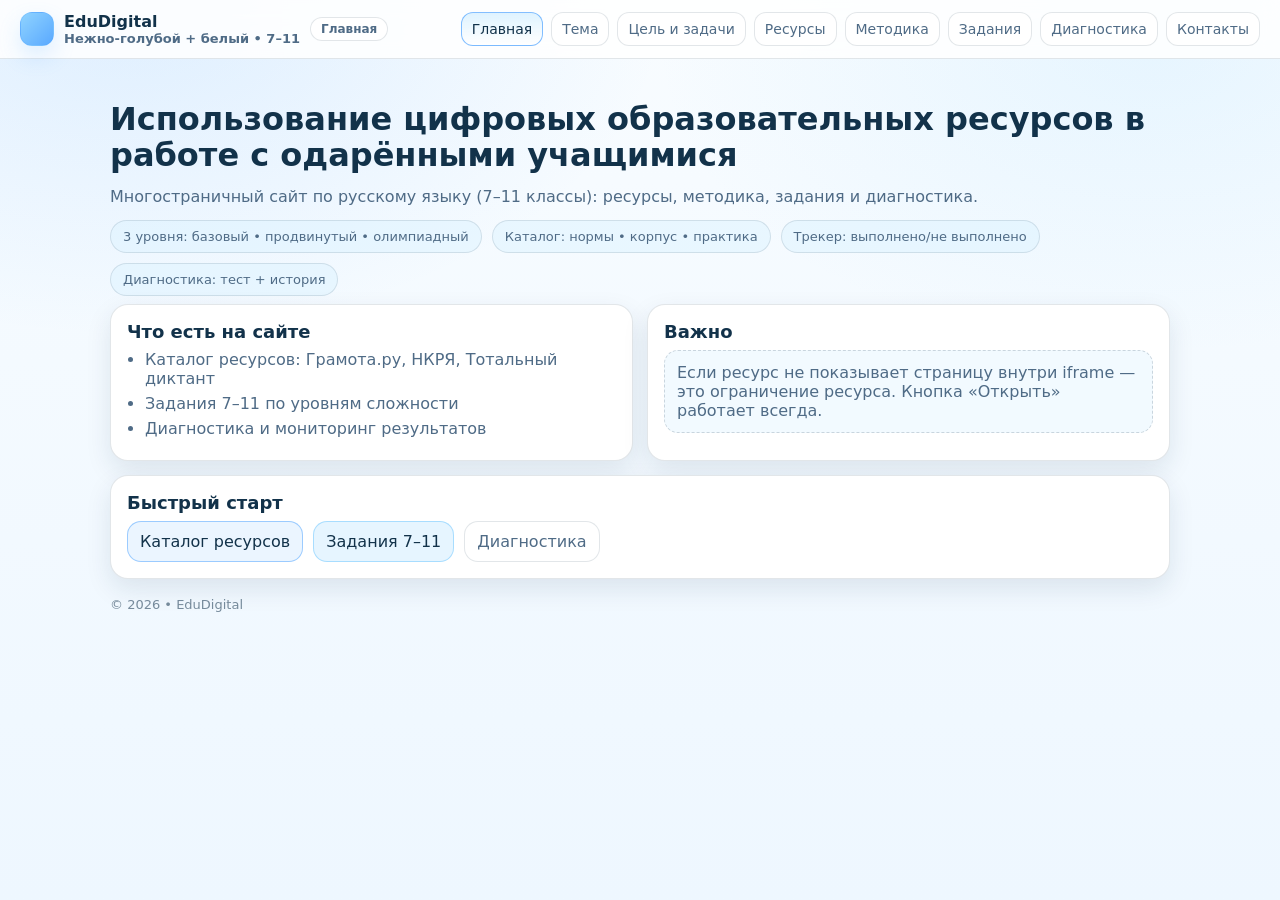
<file: index.html>
<!doctype html>
<html lang="ru">
<head>
  <meta charset="utf-8"/>
  <meta name="viewport" content="width=device-width,initial-scale=1"/>
  <title>Главная | EduDigital</title>
  <link rel="stylesheet" href="assets/styles.css"/>
</head>
<body>
<header class="nav">
  <div class="nav-inner">
    <div class="brand">
      <div class="logo"></div>
      <div>
        <div>EduDigital</div>
        <div class="small">Нежно-голубой + белый • 7–11</div>
      </div>
      <span class="badge">Главная</span>
    </div>
    <nav class="menu">
      <a href="index.html">Главная</a>
      <a href="topic.html">Тема</a>
      <a href="goals.html">Цель и задачи</a>
      <a href="resources.html">Ресурсы</a>
      <a href="method.html">Методика</a>
      <a href="tasks.html">Задания</a>
      <a href="diagnostics.html">Диагностика</a>
      <a href="contacts.html">Контакты</a>
    </nav>
  </div>
</header>

<main class="container">
  <section class="hero">
    <h1>Использование цифровых образовательных ресурсов в работе с одарёнными учащимися</h1>
    <p>Многостраничный сайт по русскому языку (7–11 классы): ресурсы, методика, задания и диагностика.</p>
    <div class="kpi">
      <span class="pill">3 уровня: базовый • продвинутый • олимпиадный</span>
      <span class="pill">Каталог: нормы • корпус • практика</span>
      <span class="pill">Трекер: выполнено/не выполнено</span>
      <span class="pill">Диагностика: тест + история</span>
    </div>
  </section>

  <section class="grid">
    <div class="card span6">
      <h2>Что есть на сайте</h2>
      <ul class="list">
        <li>Каталог ресурсов: Грамота.ру, НКРЯ, Тотальный диктант</li>
        <li>Задания 7–11 по уровням сложности</li>
        <li>Диагностика и мониторинг результатов</li>
      </ul>
    </div>

    <div class="card span6">
      <h2>Важно</h2>
      <div class="notice">
        Если ресурс не показывает страницу внутри iframe — это ограничение ресурса. Кнопка «Открыть» работает всегда.
      </div>
    </div>

    <div class="card">
      <h2>Быстрый старт</h2>
      <div class="row">
        <a class="btn" href="resources.html">Каталог ресурсов</a>
        <a class="btn secondary" href="tasks.html">Задания 7–11</a>
        <a class="btn ghost" href="diagnostics.html">Диагностика</a>
      </div>
    </div>
  </section>

  <div class="footer">© 2026 • EduDigital</div>
</main>
<script src="assets/app.js"></script>
</body>
</html>
</file>
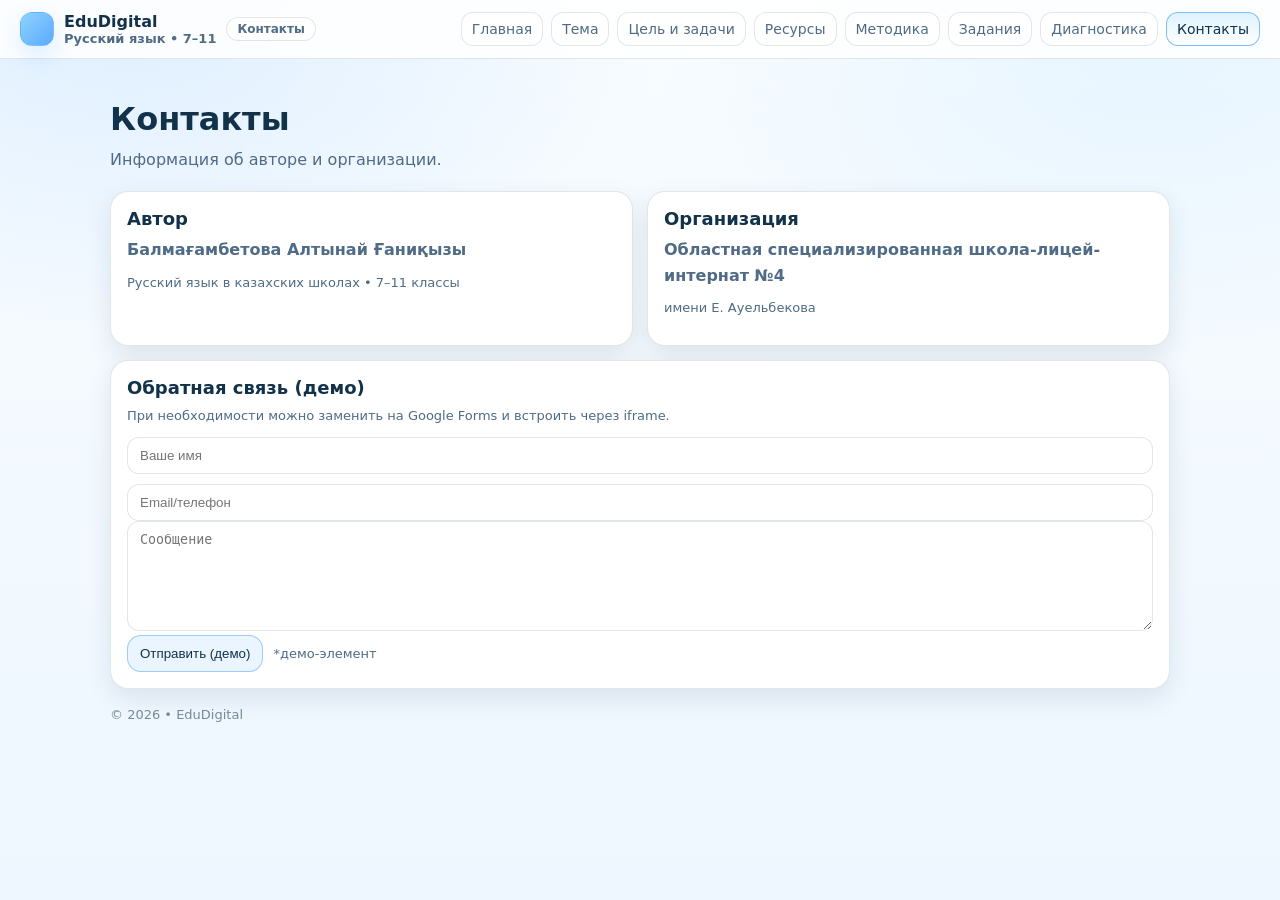
<file: contacts.html>
<!doctype html>
<html lang="ru">
<head>
  <meta charset="utf-8"/><meta name="viewport" content="width=device-width,initial-scale=1"/>
  <title>Контакты | EduDigital</title>
  <link rel="stylesheet" href="assets/styles.css"/>
</head>
<body>
<header class="nav"><div class="nav-inner">
  <div class="brand"><div class="logo"></div><div><div>EduDigital</div><div class="small">Русский язык • 7–11</div></div><span class="badge">Контакты</span></div>
  <nav class="menu">
    <a href="index.html">Главная</a><a href="topic.html">Тема</a><a href="goals.html">Цель и задачи</a><a href="resources.html">Ресурсы</a><a href="method.html">Методика</a><a href="tasks.html">Задания</a><a href="diagnostics.html">Диагностика</a><a href="contacts.html">Контакты</a>
  </nav>
</div></header>

<main class="container">
  <section class="hero">
    <h1>Контакты</h1>
    <p>Информация об авторе и организации.</p>
  </section>

  <section class="grid">
    <div class="card span6">
      <h2>Автор</h2>
      <p><b>Балмағамбетова Алтынай Ғаниқызы</b></p>
      <p class="small">Русский язык в казахских школах • 7–11 классы</p>
    </div>

    <div class="card span6">
      <h2>Организация</h2>
      <p><b>Областная специализированная школа-лицей-интернат №4</b></p>
      <p class="small">имени Е. Ауельбекова</p>
    </div>

    <div class="card">
      <h2>Обратная связь (демо)</h2>
      <p class="small">При необходимости можно заменить на Google Forms и встроить через iframe.</p>
      <div class="row">
        <input class="input" placeholder="Ваше имя">
        <input class="input" placeholder="Email/телефон">
      </div>
      <textarea class="input" placeholder="Сообщение"></textarea>
      <div class="row">
        <button class="btn">Отправить (демо)</button>
        <span class="small">*демо-элемент</span>
      </div>
    </div>
  </section>

  <div class="footer">© 2026 • EduDigital</div>
</main>
<script src="assets/app.js"></script>
</body>
</html>
</file>
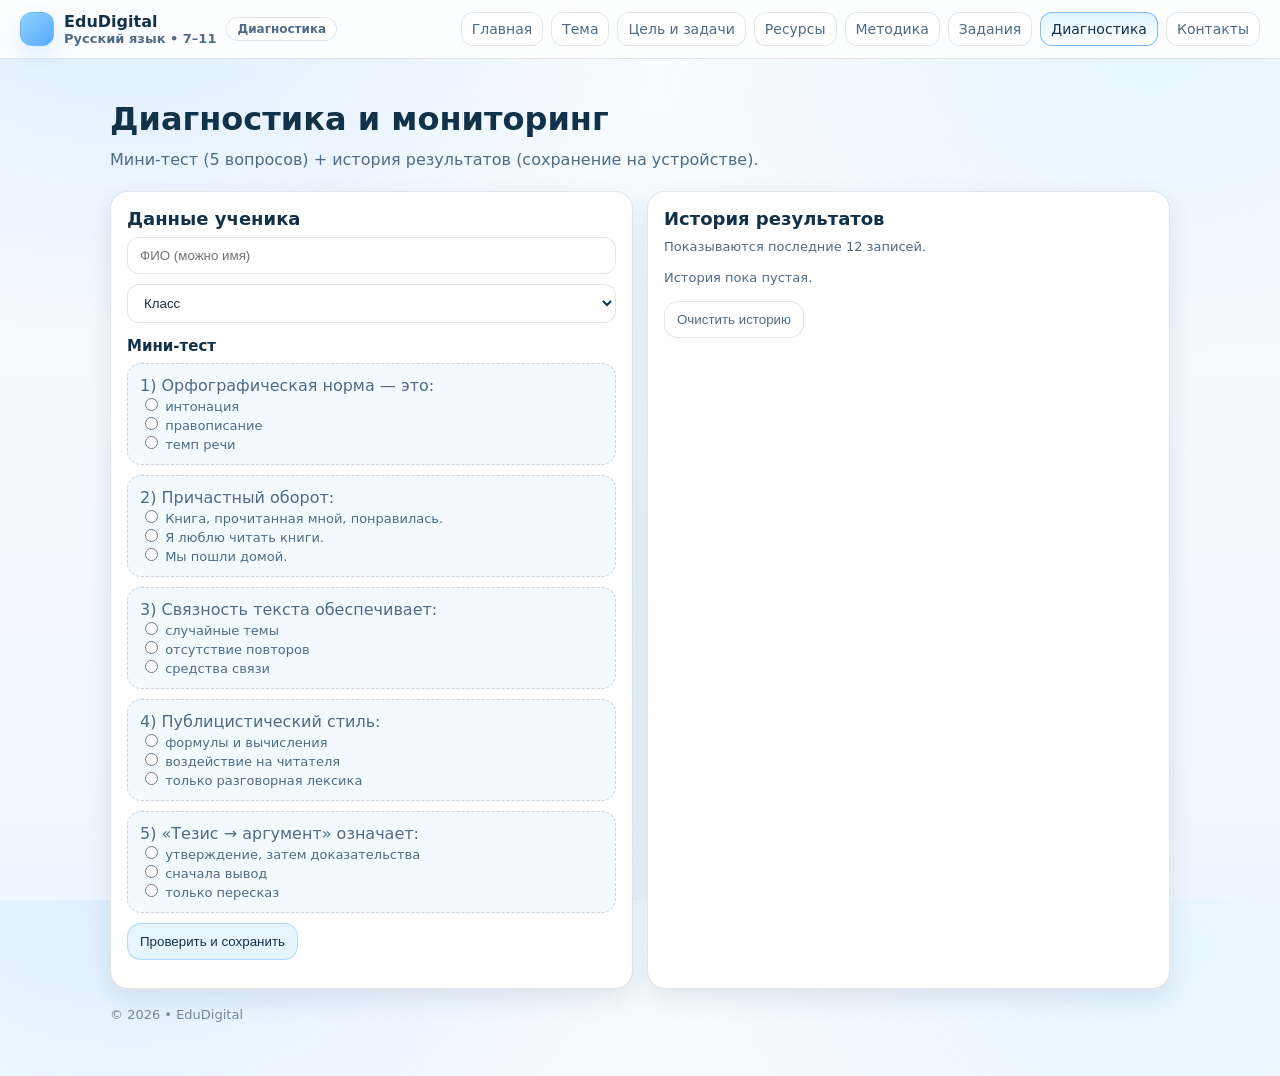
<file: diagnostics.html>
<!doctype html>
<html lang="ru">
<head>
  <meta charset="utf-8"/><meta name="viewport" content="width=device-width,initial-scale=1"/>
  <title>Диагностика | EduDigital</title>
  <link rel="stylesheet" href="assets/styles.css"/>
</head>
<body>
<header class="nav"><div class="nav-inner">
  <div class="brand"><div class="logo"></div><div><div>EduDigital</div><div class="small">Русский язык • 7–11</div></div><span class="badge">Диагностика</span></div>
  <nav class="menu">
    <a href="index.html">Главная</a><a href="topic.html">Тема</a><a href="goals.html">Цель и задачи</a><a href="resources.html">Ресурсы</a><a href="method.html">Методика</a><a href="tasks.html">Задания</a><a href="diagnostics.html">Диагностика</a><a href="contacts.html">Контакты</a>
  </nav>
</div></header>

<main class="container">
  <section class="hero">
    <h1>Диагностика и мониторинг</h1>
    <p>Мини-тест (5 вопросов) + история результатов (сохранение на устройстве).</p>
  </section>

  <section class="grid">
    <div class="card span6">
      <h2>Данные ученика</h2>
      <div class="row">
        <input id="studentName" class="input" placeholder="ФИО (можно имя)"/>
        <select id="studentGrade">
          <option value="">Класс</option>
          <option>7</option><option>8</option><option>9</option><option>10</option><option>11</option>
        </select>
      </div>

      <h3>Мини-тест</h3>
      <form id="quizForm">
        <div class="notice">
          1) Орфографическая норма — это:
          <div class="small">
            <label><input type="radio" name="q1" value="a" required> интонация</label><br>
            <label><input type="radio" name="q1" value="b"> правописание</label><br>
            <label><input type="radio" name="q1" value="c"> темп речи</label>
          </div>
        </div>

        <div class="notice" style="margin-top:10px">
          2) Причастный оборот:
          <div class="small">
            <label><input type="radio" name="q2" value="a" required> Книга, прочитанная мной, понравилась.</label><br>
            <label><input type="radio" name="q2" value="b"> Я люблю читать книги.</label><br>
            <label><input type="radio" name="q2" value="c"> Мы пошли домой.</label>
          </div>
        </div>

        <div class="notice" style="margin-top:10px">
          3) Связность текста обеспечивает:
          <div class="small">
            <label><input type="radio" name="q3" value="a" required> случайные темы</label><br>
            <label><input type="radio" name="q3" value="b"> отсутствие повторов</label><br>
            <label><input type="radio" name="q3" value="c"> средства связи</label>
          </div>
        </div>

        <div class="notice" style="margin-top:10px">
          4) Публицистический стиль:
          <div class="small">
            <label><input type="radio" name="q4" value="a" required> формулы и вычисления</label><br>
            <label><input type="radio" name="q4" value="b"> воздействие на читателя</label><br>
            <label><input type="radio" name="q4" value="c"> только разговорная лексика</label>
          </div>
        </div>

        <div class="notice" style="margin-top:10px">
          5) «Тезис → аргумент» означает:
          <div class="small">
            <label><input type="radio" name="q5" value="a" required> утверждение, затем доказательства</label><br>
            <label><input type="radio" name="q5" value="b"> сначала вывод</label><br>
            <label><input type="radio" name="q5" value="c"> только пересказ</label>
          </div>
        </div>

        <div class="row" style="margin-top:10px">
          <button class="btn secondary" type="submit">Проверить и сохранить</button>
        </div>
      </form>

      <div id="quizResult" style="margin-top:12px"></div>
    </div>

    <div class="card span6">
      <h2>История результатов</h2>
      <p class="small">Показываются последние 12 записей.</p>
      <div id="quizHistory"></div>
      <div class="row" style="margin-top:12px">
        <button id="clearHistory" class="btn ghost">Очистить историю</button>
      </div>
    </div>
  </section>

  <div class="footer">© 2026 • EduDigital</div>
</main>
<script src="assets/app.js"></script>
</body>
</html>
</file>
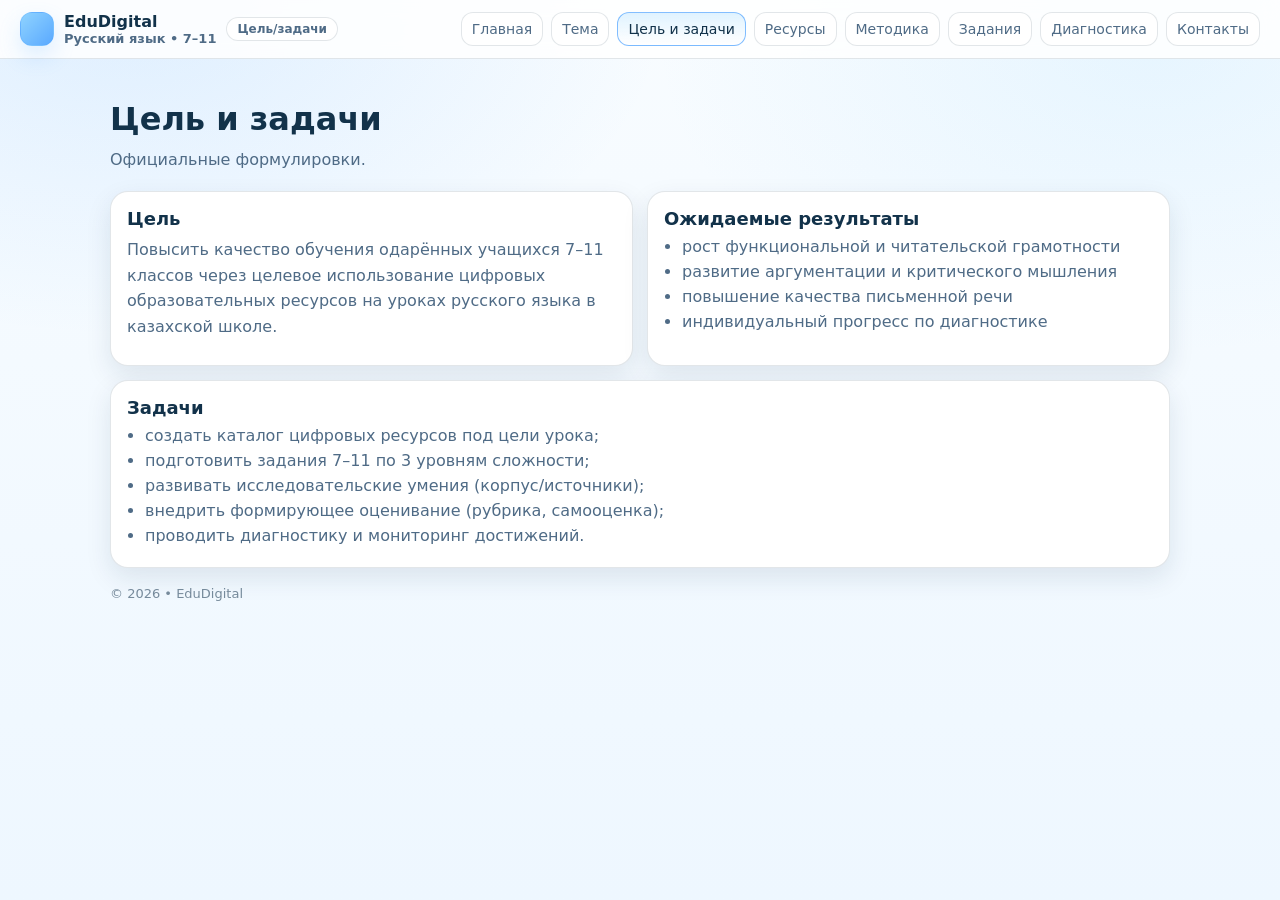
<file: goals.html>
<!doctype html>
<html lang="ru">
<head>
  <meta charset="utf-8"/><meta name="viewport" content="width=device-width,initial-scale=1"/>
  <title>Цель и задачи | EduDigital</title>
  <link rel="stylesheet" href="assets/styles.css"/>
</head>
<body>
<header class="nav"><div class="nav-inner">
  <div class="brand"><div class="logo"></div><div><div>EduDigital</div><div class="small">Русский язык • 7–11</div></div><span class="badge">Цель/задачи</span></div>
  <nav class="menu">
    <a href="index.html">Главная</a><a href="topic.html">Тема</a><a href="goals.html">Цель и задачи</a><a href="resources.html">Ресурсы</a><a href="method.html">Методика</a><a href="tasks.html">Задания</a><a href="diagnostics.html">Диагностика</a><a href="contacts.html">Контакты</a>
  </nav>
</div></header>

<main class="container">
  <section class="hero">
    <h1>Цель и задачи</h1>
    <p>Официальные формулировки.</p>
  </section>

  <section class="grid">
    <div class="card span6">
      <h2>Цель</h2>
      <p>Повысить качество обучения одарённых учащихся 7–11 классов через целевое использование цифровых образовательных ресурсов на уроках русского языка в казахской школе.</p>
    </div>

    <div class="card span6">
      <h2>Ожидаемые результаты</h2>
      <ul class="list">
        <li>рост функциональной и читательской грамотности</li>
        <li>развитие аргументации и критического мышления</li>
        <li>повышение качества письменной речи</li>
        <li>индивидуальный прогресс по диагностике</li>
      </ul>
    </div>

    <div class="card">
      <h2>Задачи</h2>
      <ul class="list">
        <li>создать каталог цифровых ресурсов под цели урока;</li>
        <li>подготовить задания 7–11 по 3 уровням сложности;</li>
        <li>развивать исследовательские умения (корпус/источники);</li>
        <li>внедрить формирующее оценивание (рубрика, самооценка);</li>
        <li>проводить диагностику и мониторинг достижений.</li>
      </ul>
    </div>
  </section>

  <div class="footer">© 2026 • EduDigital</div>
</main>
<script src="assets/app.js"></script>
</body>
</html>
</file>
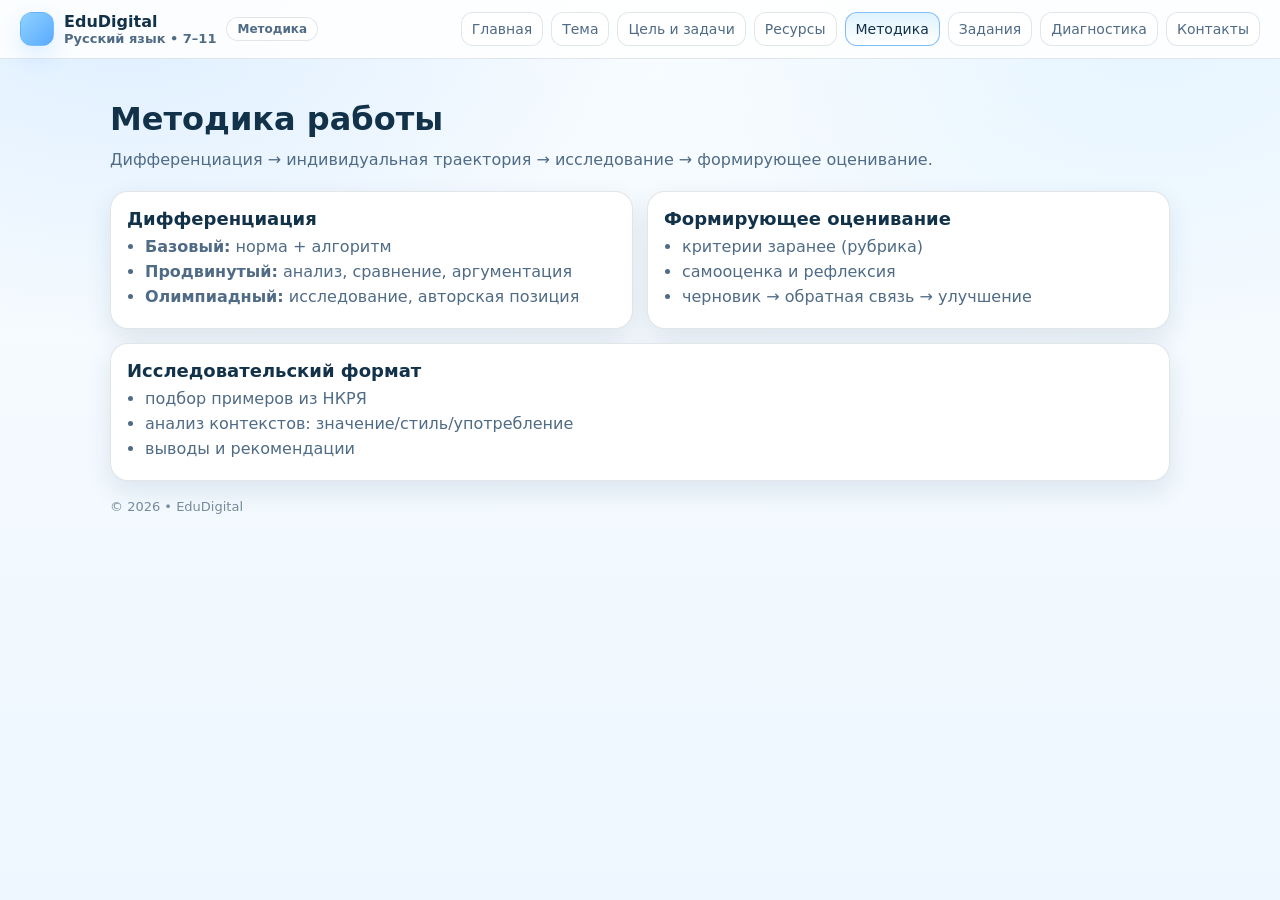
<file: method.html>
<!doctype html>
<html lang="ru">
<head>
  <meta charset="utf-8"/><meta name="viewport" content="width=device-width,initial-scale=1"/>
  <title>Методика | EduDigital</title>
  <link rel="stylesheet" href="assets/styles.css"/>
</head>
<body>
<header class="nav"><div class="nav-inner">
  <div class="brand"><div class="logo"></div><div><div>EduDigital</div><div class="small">Русский язык • 7–11</div></div><span class="badge">Методика</span></div>
  <nav class="menu">
    <a href="index.html">Главная</a><a href="topic.html">Тема</a><a href="goals.html">Цель и задачи</a><a href="resources.html">Ресурсы</a><a href="method.html">Методика</a><a href="tasks.html">Задания</a><a href="diagnostics.html">Диагностика</a><a href="contacts.html">Контакты</a>
  </nav>
</div></header>

<main class="container">
  <section class="hero">
    <h1>Методика работы</h1>
    <p>Дифференциация → индивидуальная траектория → исследование → формирующее оценивание.</p>
  </section>

  <section class="grid">
    <div class="card span6">
      <h2>Дифференциация</h2>
      <ul class="list">
        <li><b>Базовый:</b> норма + алгоритм</li>
        <li><b>Продвинутый:</b> анализ, сравнение, аргументация</li>
        <li><b>Олимпиадный:</b> исследование, авторская позиция</li>
      </ul>
    </div>

    <div class="card span6">
      <h2>Формирующее оценивание</h2>
      <ul class="list">
        <li>критерии заранее (рубрика)</li>
        <li>самооценка и рефлексия</li>
        <li>черновик → обратная связь → улучшение</li>
      </ul>
    </div>

    <div class="card">
      <h2>Исследовательский формат</h2>
      <ul class="list">
        <li>подбор примеров из НКРЯ</li>
        <li>анализ контекстов: значение/стиль/употребление</li>
        <li>выводы и рекомендации</li>
      </ul>
    </div>
  </section>

  <div class="footer">© 2026 • EduDigital</div>
</main>
<script src="assets/app.js"></script>
</body>
</html>
</file>
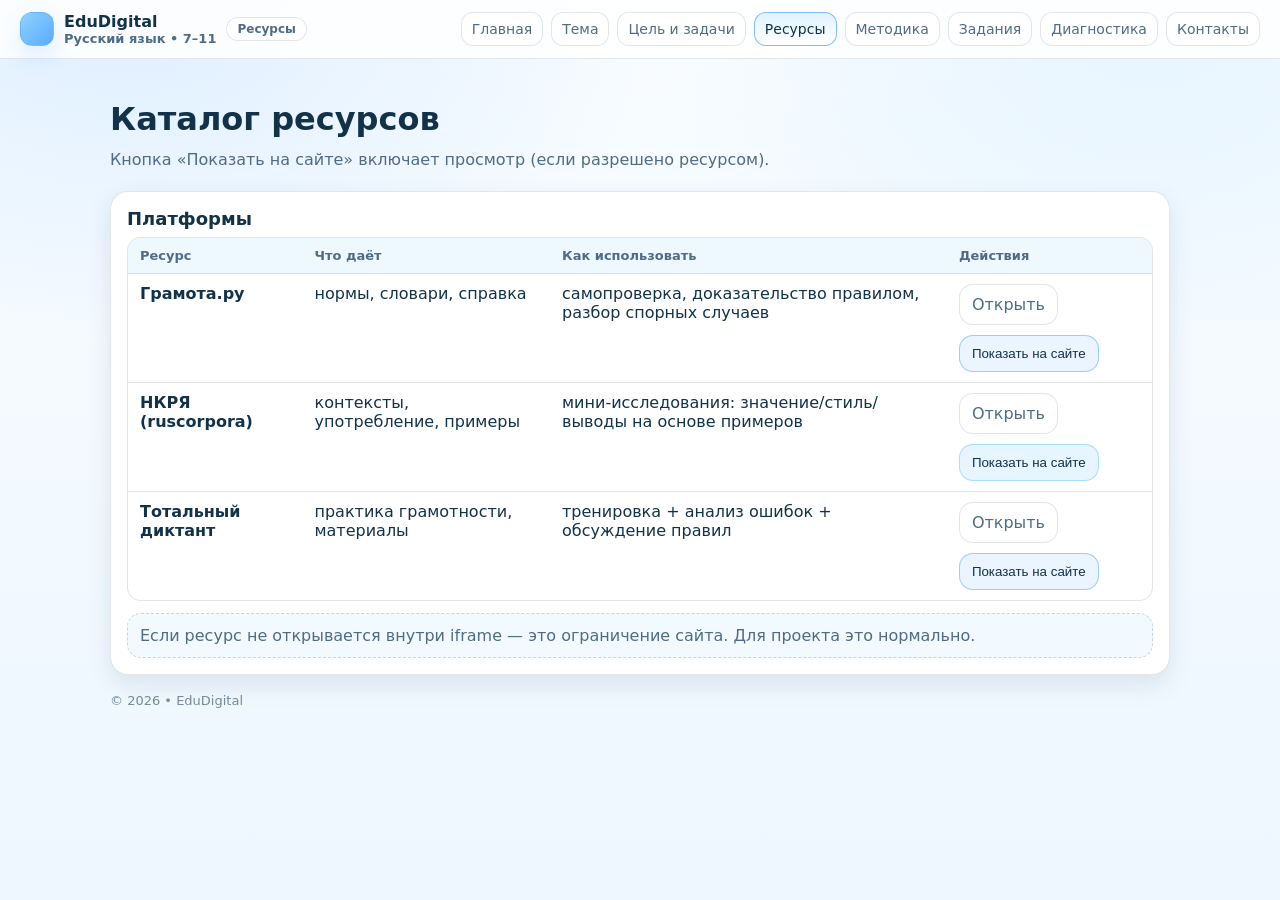
<file: resources.html>
<!doctype html>
<html lang="ru">
<head>
  <meta charset="utf-8"/><meta name="viewport" content="width=device-width,initial-scale=1"/>
  <title>Ресурсы | EduDigital</title>
  <link rel="stylesheet" href="assets/styles.css"/>
</head>
<body>
<header class="nav"><div class="nav-inner">
  <div class="brand"><div class="logo"></div><div><div>EduDigital</div><div class="small">Русский язык • 7–11</div></div><span class="badge">Ресурсы</span></div>
  <nav class="menu">
    <a href="index.html">Главная</a><a href="topic.html">Тема</a><a href="goals.html">Цель и задачи</a><a href="resources.html">Ресурсы</a><a href="method.html">Методика</a><a href="tasks.html">Задания</a><a href="diagnostics.html">Диагностика</a><a href="contacts.html">Контакты</a>
  </nav>
</div></header>

<main class="container">
  <section class="hero">
    <h1>Каталог ресурсов</h1>
    <p>Кнопка «Показать на сайте» включает просмотр (если разрешено ресурсом).</p>
  </section>

  <section class="grid">
    <div class="card">
      <h2>Платформы</h2>

      <table class="table">
        <thead>
          <tr><th>Ресурс</th><th>Что даёт</th><th>Как использовать</th><th>Действия</th></tr>
        </thead>
        <tbody>
          <tr>
            <td><b>Грамота.ру</b></td>
            <td>нормы, словари, справка</td>
            <td>самопроверка, доказательство правилом, разбор спорных случаев</td>
            <td class="row">
              <a class="btn ghost" target="_blank" href="https://gramota.ru/">Открыть</a>
              <button class="btn" data-toggle-embed="e-gramota">Показать на сайте</button>
            </td>
          </tr>
          <tr>
            <td><b>НКРЯ (ruscorpora)</b></td>
            <td>контексты, употребление, примеры</td>
            <td>мини-исследования: значение/стиль/выводы на основе примеров</td>
            <td class="row">
              <a class="btn ghost" target="_blank" href="https://ruscorpora.ru/">Открыть</a>
              <button class="btn secondary" data-toggle-embed="e-ruscorpora">Показать на сайте</button>
            </td>
          </tr>
          <tr>
            <td><b>Тотальный диктант</b></td>
            <td>практика грамотности, материалы</td>
            <td>тренировка + анализ ошибок + обсуждение правил</td>
            <td class="row">
              <a class="btn ghost" target="_blank" href="https://totaldict.ru/">Открыть</a>
              <button class="btn" data-toggle-embed="e-totaldict">Показать на сайте</button>
            </td>
          </tr>
        </tbody>
      </table>

      <div class="notice" style="margin-top:12px">
        Если ресурс не открывается внутри iframe — это ограничение сайта. Для проекта это нормально.
      </div>

      <div class="embedWrap" id="e-gramota"><iframe class="embed" src="https://gramota.ru/" loading="lazy"></iframe></div>
      <div class="embedWrap" id="e-ruscorpora"><iframe class="embed" src="https://ruscorpora.ru/" loading="lazy"></iframe></div>
      <div class="embedWrap" id="e-totaldict"><iframe class="embed" src="https://totaldict.ru/" loading="lazy"></iframe></div>
    </div>
  </section>

  <div class="footer">© 2026 • EduDigital</div>
</main>
<script src="assets/app.js"></script>
</body>
</html>
</file>
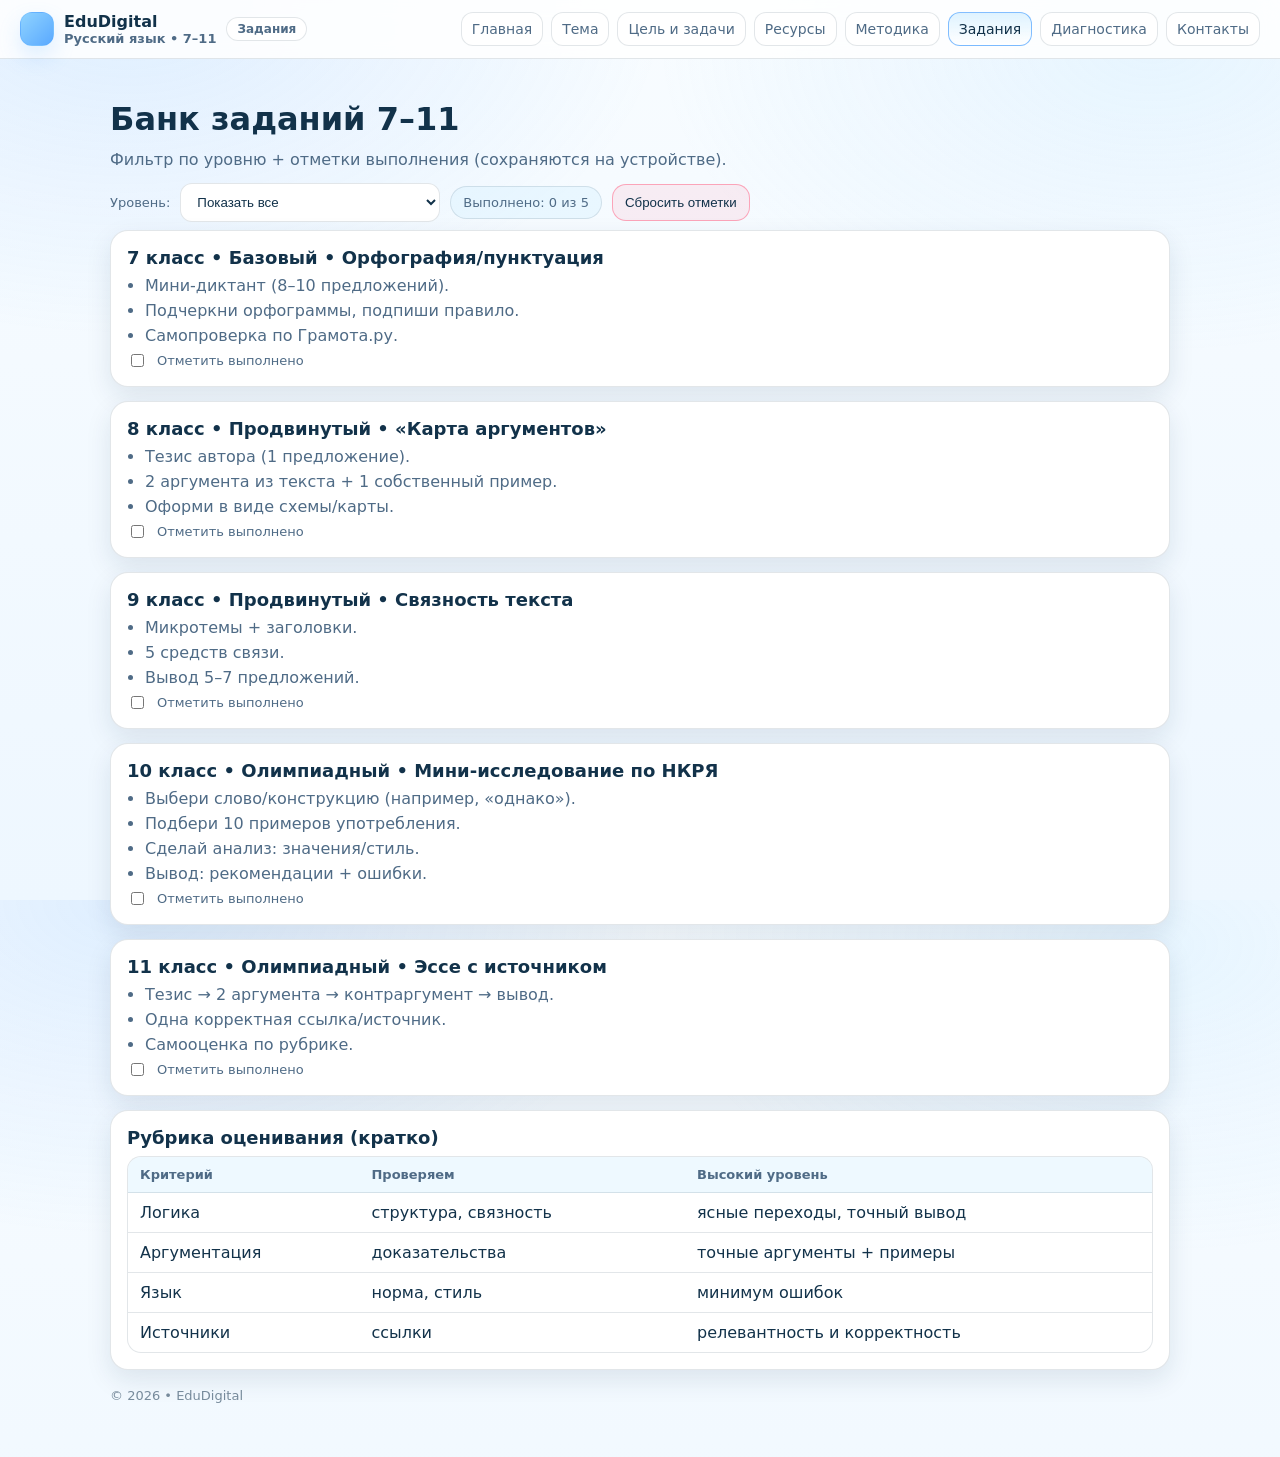
<file: tasks.html>
<!doctype html>
<html lang="ru">
<head>
  <meta charset="utf-8"/><meta name="viewport" content="width=device-width,initial-scale=1"/>
  <title>Задания | EduDigital</title>
  <link rel="stylesheet" href="assets/styles.css"/>
</head>
<body>
<header class="nav"><div class="nav-inner">
  <div class="brand"><div class="logo"></div><div><div>EduDigital</div><div class="small">Русский язык • 7–11</div></div><span class="badge">Задания</span></div>
  <nav class="menu">
    <a href="index.html">Главная</a><a href="topic.html">Тема</a><a href="goals.html">Цель и задачи</a><a href="resources.html">Ресурсы</a><a href="method.html">Методика</a><a href="tasks.html">Задания</a><a href="diagnostics.html">Диагностика</a><a href="contacts.html">Контакты</a>
  </nav>
</div></header>

<main class="container">
  <section class="hero">
    <h1>Банк заданий 7–11</h1>
    <p>Фильтр по уровню + отметки выполнения (сохраняются на устройстве).</p>

    <div class="row">
      <span class="small">Уровень:</span>
      <select id="levelFilter" style="max-width:260px">
        <option value="all">Показать все</option>
        <option value="basic">Базовый</option>
        <option value="adv">Продвинутый</option>
        <option value="olymp">Олимпиадный</option>
      </select>
      <span id="progressText" class="pill"></span>
      <button id="resetTasks" class="btn danger">Сбросить отметки</button>
    </div>
  </section>

  <section class="grid">
    <div class="card taskCard" data-level="basic">
      <h2>7 класс • Базовый • Орфография/пунктуация</h2>
      <ul class="list">
        <li>Мини-диктант (8–10 предложений).</li>
        <li>Подчеркни орфограммы, подпиши правило.</li>
        <li>Самопроверка по Грамота.ру.</li>
      </ul>
      <label class="row small"><input type="checkbox" data-task-id="t7b1"> Отметить выполнено</label>
    </div>

    <div class="card taskCard" data-level="adv">
      <h2>8 класс • Продвинутый • «Карта аргументов»</h2>
      <ul class="list">
        <li>Тезис автора (1 предложение).</li>
        <li>2 аргумента из текста + 1 собственный пример.</li>
        <li>Оформи в виде схемы/карты.</li>
      </ul>
      <label class="row small"><input type="checkbox" data-task-id="t8a1"> Отметить выполнено</label>
    </div>

    <div class="card taskCard" data-level="adv">
      <h2>9 класс • Продвинутый • Связность текста</h2>
      <ul class="list">
        <li>Микротемы + заголовки.</li>
        <li>5 средств связи.</li>
        <li>Вывод 5–7 предложений.</li>
      </ul>
      <label class="row small"><input type="checkbox" data-task-id="t9a1"> Отметить выполнено</label>
    </div>

    <div class="card taskCard" data-level="olymp">
      <h2>10 класс • Олимпиадный • Мини-исследование по НКРЯ</h2>
      <ul class="list">
        <li>Выбери слово/конструкцию (например, «однако»).</li>
        <li>Подбери 10 примеров употребления.</li>
        <li>Сделай анализ: значения/стиль.</li>
        <li>Вывод: рекомендации + ошибки.</li>
      </ul>
      <label class="row small"><input type="checkbox" data-task-id="t10o1"> Отметить выполнено</label>
    </div>

    <div class="card taskCard" data-level="olymp">
      <h2>11 класс • Олимпиадный • Эссе с источником</h2>
      <ul class="list">
        <li>Тезис → 2 аргумента → контраргумент → вывод.</li>
        <li>Одна корректная ссылка/источник.</li>
        <li>Самооценка по рубрике.</li>
      </ul>
      <label class="row small"><input type="checkbox" data-task-id="t11o1"> Отметить выполнено</label>
    </div>

    <div class="card">
      <h2>Рубрика оценивания (кратко)</h2>
      <table class="table">
        <thead><tr><th>Критерий</th><th>Проверяем</th><th>Высокий уровень</th></tr></thead>
        <tbody>
          <tr><td>Логика</td><td>структура, связность</td><td>ясные переходы, точный вывод</td></tr>
          <tr><td>Аргументация</td><td>доказательства</td><td>точные аргументы + примеры</td></tr>
          <tr><td>Язык</td><td>норма, стиль</td><td>минимум ошибок</td></tr>
          <tr><td>Источники</td><td>ссылки</td><td>релевантность и корректность</td></tr>
        </tbody>
      </table>
    </div>
  </section>

  <div class="footer">© 2026 • EduDigital</div>
</main>
<script src="assets/app.js"></script>
</body>
</html>
</file>
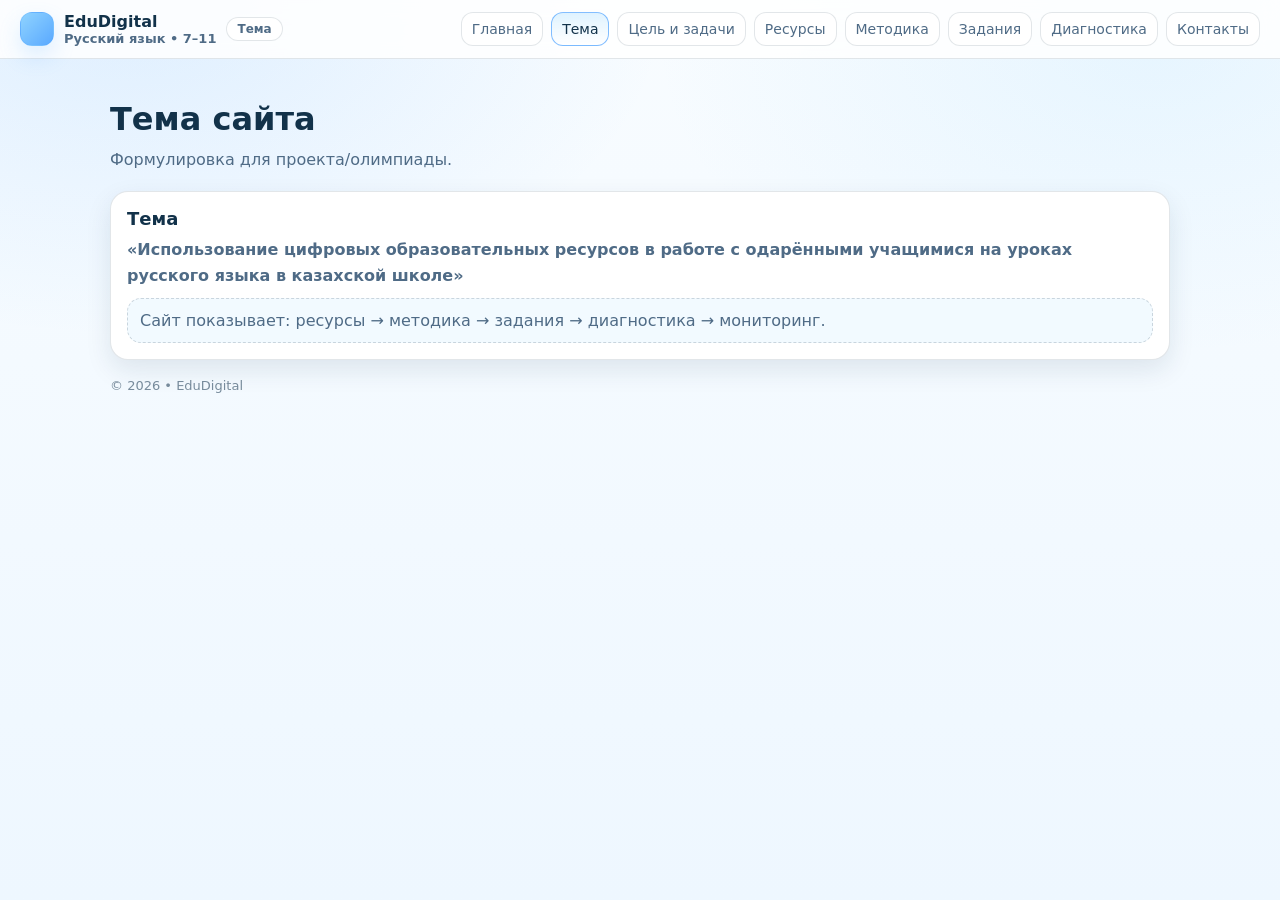
<file: topic.html>
<!doctype html>
<html lang="ru">
<head>
  <meta charset="utf-8"/><meta name="viewport" content="width=device-width,initial-scale=1"/>
  <title>Тема | EduDigital</title>
  <link rel="stylesheet" href="assets/styles.css"/>
</head>
<body>
<header class="nav"><div class="nav-inner">
  <div class="brand"><div class="logo"></div><div><div>EduDigital</div><div class="small">Русский язык • 7–11</div></div><span class="badge">Тема</span></div>
  <nav class="menu">
    <a href="index.html">Главная</a><a href="topic.html">Тема</a><a href="goals.html">Цель и задачи</a><a href="resources.html">Ресурсы</a><a href="method.html">Методика</a><a href="tasks.html">Задания</a><a href="diagnostics.html">Диагностика</a><a href="contacts.html">Контакты</a>
  </nav>
</div></header>

<main class="container">
  <section class="hero">
    <h1>Тема сайта</h1>
    <p>Формулировка для проекта/олимпиады.</p>
  </section>

  <section class="grid">
    <div class="card">
      <h2>Тема</h2>
      <p><b>«Использование цифровых образовательных ресурсов в работе с одарёнными учащимися на уроках русского языка в казахской школе»</b></p>
      <div class="notice">Сайт показывает: ресурсы → методика → задания → диагностика → мониторинг.</div>
    </div>
  </section>

  <div class="footer">© 2026 • EduDigital</div>
</main>
<script src="assets/app.js"></script>
</body>
</html>
</file>
<file: assets/styles.css>
:root{
  --bg1:#f8fcff;
  --bg2:#eef7ff;
  --card:#ffffff;
  --text:#12324a;
  --muted:#4f6b86;
  --line: rgba(18,50,74,.12);
  --shadow: 0 10px 26px rgba(18,50,74,.10);

  --blue:#5aa9ff;
  --blue2:#8fd3ff;
  --blue3:#d9f1ff;

  --danger:#ff6b8a;
}

*{box-sizing:border-box}
html,body{height:100%}
body{
  margin:0;
  font-family: system-ui, -apple-system, "Segoe UI", Roboto, Arial;
  color:var(--text);
  background:
    radial-gradient(900px 560px at 10% 0%, rgba(90,169,255,.16), transparent 60%),
    radial-gradient(900px 560px at 90% 5%, rgba(143,211,255,.16), transparent 55%),
    linear-gradient(180deg, var(--bg1), var(--bg2));
}

a{color:inherit;text-decoration:none}
.container{max-width:1100px;margin:0 auto;padding:20px}

/* NAV */
.nav{
  position:sticky;top:0;z-index:50;
  background: rgba(255,255,255,.86);
  backdrop-filter: blur(10px);
  border-bottom:1px solid var(--line);
}
.nav-inner{
  display:flex;gap:12px;align-items:center;justify-content:space-between;
  padding:12px 20px;
}
.brand{display:flex;gap:10px;align-items:center;font-weight:800}
.logo{
  width:34px;height:34px;border-radius:12px;
  background: linear-gradient(135deg, var(--blue2), var(--blue));
  box-shadow: 0 10px 22px rgba(90,169,255,.20);
  border: 1px solid rgba(90,169,255,.28);
}
.badge{
  font-size:12px;color:var(--muted);
  padding:4px 10px;border-radius:999px;
  border:1px solid var(--line);
  background: rgba(255,255,255,.94);
}

.menu{display:flex;flex-wrap:wrap;gap:8px;justify-content:flex-end}
.menu a{
  font-size:14px;
  padding:8px 10px;border-radius:12px;
  border:1px solid var(--line);
  background: rgba(255,255,255,.94);
  color: var(--muted);
  transition:.15s transform,.15s border-color,.15s color;
}
.menu a:hover{
  transform: translateY(-1px);
  border-color: rgba(90,169,255,.45);
  color: var(--text);
}
.menu a.active{
  border-color: rgba(90,169,255,.75);
  color: var(--text);
  background: linear-gradient(180deg, rgba(143,211,255,.28), rgba(255,255,255,.94));
}

/* TEXT */
.hero{padding:22px 0 8px}
h1{font-size:32px;line-height:1.14;margin:0 0 10px}
h2{font-size:18px;margin:0 0 8px}
h3{font-size:15px;margin:14px 0 8px}
p{margin:0 0 10px;color:var(--muted);line-height:1.6}
.small{font-size:13px;color:var(--muted)}

/* LAYOUT */
.grid{display:grid;gap:14px;grid-template-columns:repeat(12,1fr)}
.card{
  grid-column: span 12;
  background: var(--card);
  border:1px solid var(--line);
  border-radius:18px;
  padding:16px;
  box-shadow: var(--shadow);
}
.span6{grid-column:span 12}
@media (min-width: 880px){ .span6{grid-column: span 6} }

.kpi{display:flex;flex-wrap:wrap;gap:10px;margin-top:10px}
.pill{
  font-size:13px;color:var(--muted);
  border:1px solid var(--line);
  background: rgba(217,241,255,.45);
  padding:8px 12px;border-radius:999px;
}

.list{margin:0;padding-left:18px;color:var(--muted)}
.list li{margin:6px 0}
.divider{margin:16px 0 8px;border-top:1px solid rgba(18,50,74,.10)}

/* UI */
.row{display:flex;flex-wrap:wrap;gap:10px;align-items:center}
.input, select, textarea{
  width:100%;
  padding:10px 12px;
  border-radius:12px;
  border:1px solid var(--line);
  background: rgba(255,255,255,.98);
  color: var(--text);
  outline:none;
}
textarea{min-height:110px;resize:vertical}

.btn{
  display:inline-flex;align-items:center;justify-content:center;gap:8px;
  padding:10px 12px;border-radius:14px;
  border:1px solid rgba(90,169,255,.55);
  background: rgba(90,169,255,.12);
  color: var(--text);
  cursor:pointer;
  transition:.15s transform,.15s opacity;
  user-select:none;
}
.btn:hover{transform:translateY(-1px);opacity:.95}
.btn.secondary{
  border-color: rgba(143,211,255,.70);
  background: rgba(143,211,255,.22);
}
.btn.ghost{
  border-color: var(--line);
  background: rgba(255,255,255,.95);
  color: var(--muted);
}
.btn.danger{
  border-color: rgba(255,107,138,.55);
  background: rgba(255,107,138,.10);
}

.table{
  width:100%;
  border-collapse:separate;border-spacing:0;
  overflow:hidden;border-radius:14px;
  border:1px solid var(--line);
  background: rgba(255,255,255,.98);
}
.table th, .table td{
  padding:10px 12px;
  border-bottom:1px solid var(--line);
  vertical-align:top;
}
.table th{
  text-align:left;
  font-size:13px;
  color: var(--muted);
  background: rgba(217,241,255,.45);
}
.table tr:last-child td{border-bottom:none}

.notice{
  border:1px dashed rgba(18,50,74,.18);
  background: rgba(217,241,255,.35);
  color: var(--muted);
  padding:12px;
  border-radius:14px;
}

/* EMBED */
.embedWrap{display:none;margin-top:10px}
.embed{
  width:100%;
  height:520px;
  border:none;
  border-radius:14px;
  background:#f3fbff;
  border:1px solid rgba(18,50,74,.10);
}

.footer{padding:18px 0 34px;color:rgba(18,50,74,.55);font-size:13px}
</file>
